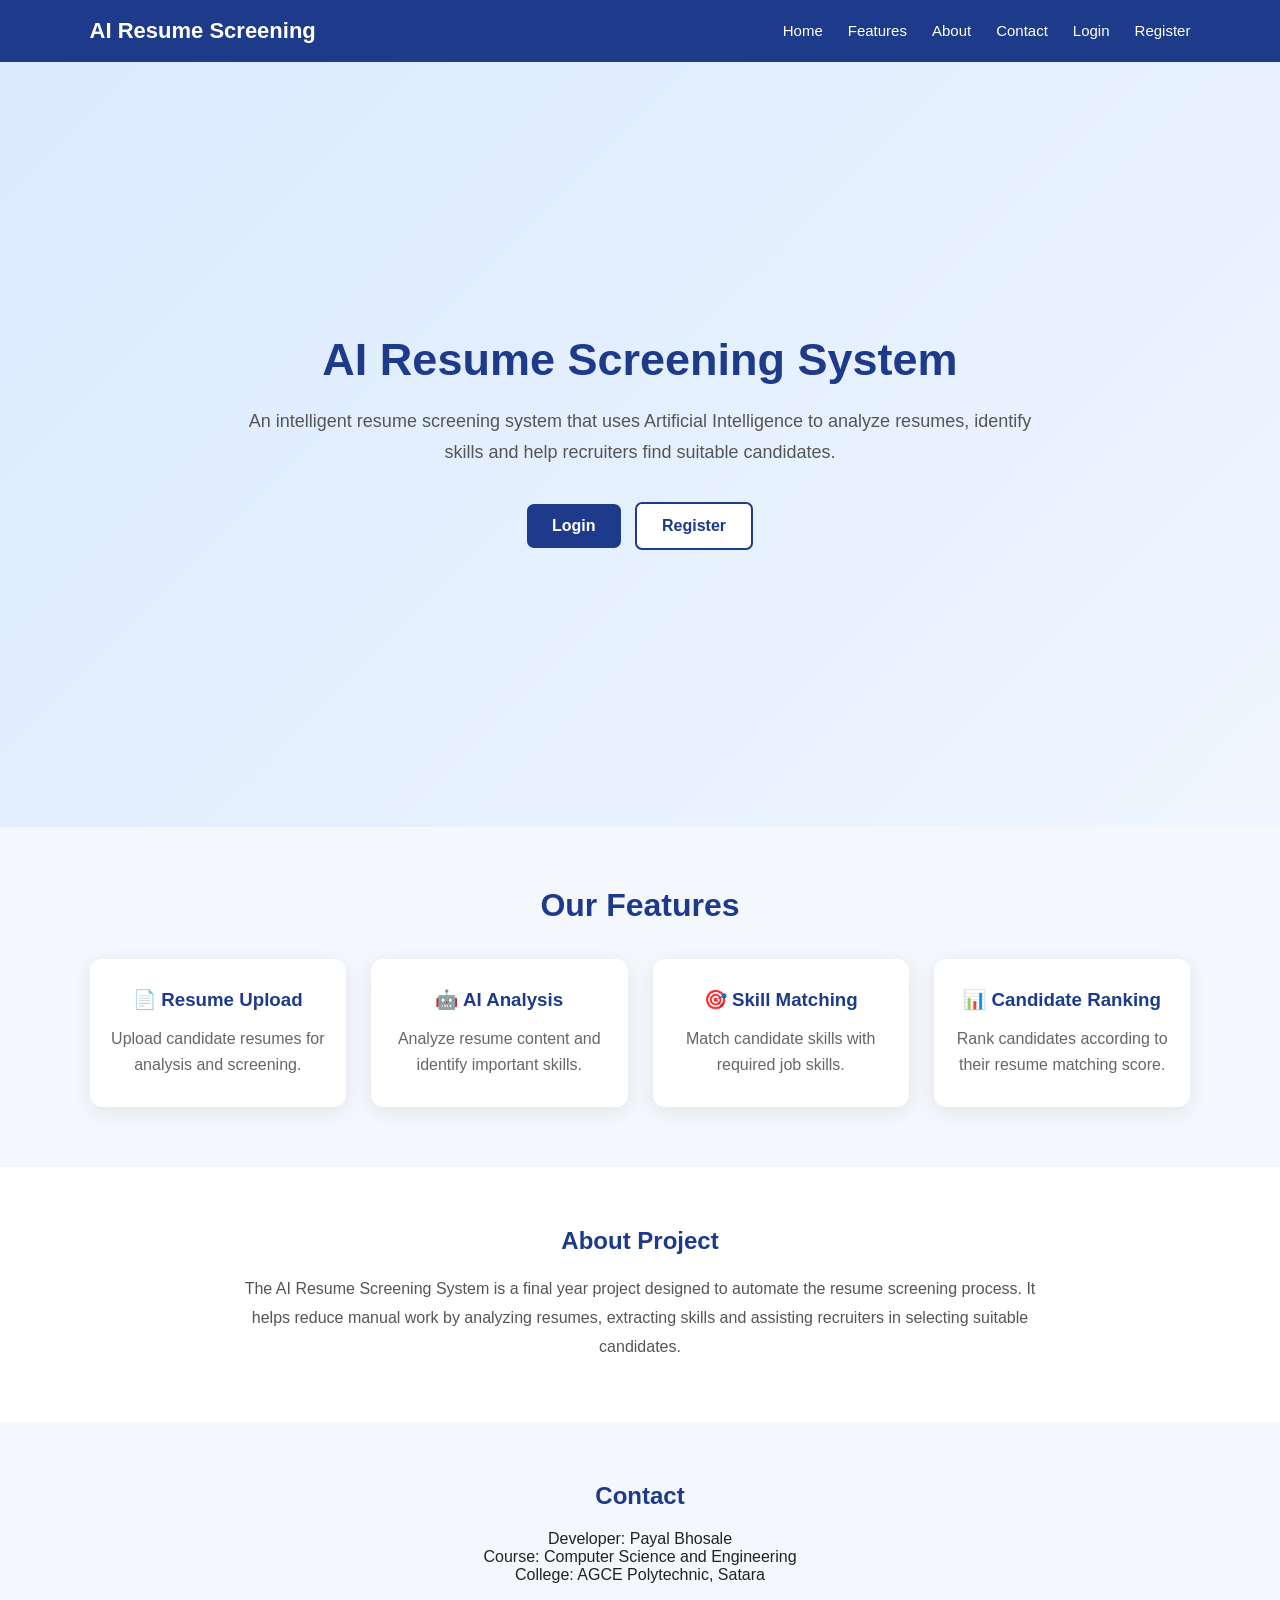
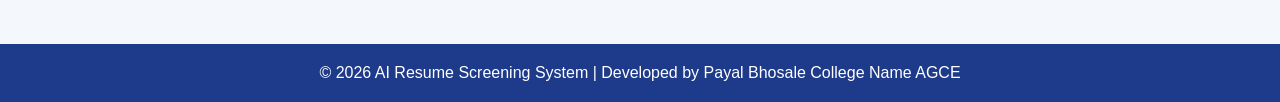
<file: index.html>
<!DOCTYPE html>
<html lang="en">
<head>
    <meta charset="UTF-8">
    <meta name="viewport" content="width=device-width, initial-scale=1.0">

    <title>AI Resume Screening System</title>

    <style>
        * {
            margin: 0;
            padding: 0;
            box-sizing: border-box;
            font-family: Arial, sans-serif;
        }

        body {
            background: #f4f7fb;
            color: #222;
        }

        /* Navbar */
        nav {
            background: #1e3a8a;
            padding: 18px 7%;
            display: flex;
            justify-content: space-between;
            align-items: center;
            color: white;
        }

        nav h2 {
            font-size: 22px;
        }

        nav ul {
            list-style: none;
            display: flex;
            gap: 25px;
        }

        nav ul li a {
            color: white;
            text-decoration: none;
            font-size: 15px;
        }

        nav ul li a:hover {
            text-decoration: underline;
        }

        /* Hero */
        .hero {
            min-height: 85vh;
            display: flex;
            justify-content: center;
            align-items: center;
            text-align: center;
            padding: 30px;
            background: linear-gradient(135deg, #dbeafe, #eff6ff);
        }

        .hero-content {
            max-width: 800px;
        }

        .hero h1 {
            font-size: 45px;
            color: #1e3a8a;
            margin-bottom: 20px;
        }

        .hero p {
            font-size: 18px;
            line-height: 1.7;
            color: #555;
            margin-bottom: 30px;
        }

        .btn {
            display: inline-block;
            padding: 13px 25px;
            margin: 5px;
            border-radius: 7px;
            text-decoration: none;
            font-weight: bold;
        }

        .login-btn {
            background: #1e3a8a;
            color: white;
        }

        .register-btn {
            background: white;
            color: #1e3a8a;
            border: 2px solid #1e3a8a;
        }

        /* Features */
        .features {
            padding: 60px 7%;
            text-align: center;
        }

        .features h2 {
            color: #1e3a8a;
            margin-bottom: 35px;
            font-size: 32px;
        }

        .cards {
            display: grid;
            grid-template-columns: repeat(auto-fit, minmax(220px, 1fr));
            gap: 25px;
        }

        .card {
            background: white;
            padding: 30px 20px;
            border-radius: 12px;
            box-shadow: 0 5px 20px rgba(0,0,0,0.08);
        }

        .card h3 {
            color: #1e3a8a;
            margin-bottom: 15px;
        }

        .card p {
            color: #666;
            line-height: 1.6;
        }

        /* About */
        .about {
            padding: 60px 10%;
            background: white;
            text-align: center;
        }

        .about h2 {
            color: #1e3a8a;
            margin-bottom: 20px;
        }

        .about p {
            max-width: 800px;
            margin: auto;
            line-height: 1.8;
            color: #555;
        }

        /* Contact */
        .contact {
            padding: 60px 10%;
            text-align: center;
        }

        .contact h2 {
            color: #1e3a8a;
            margin-bottom: 20px;
        }

        /* Footer */
        footer {
            background: #1e3a8a;
            color: white;
            text-align: center;
            padding: 20px;
        }

        @media(max-width: 700px) {
            nav {
                flex-direction: column;
                gap: 15px;
            }

            nav ul {
                flex-wrap: wrap;
                justify-content: center;
            }

            .hero h1 {
                font-size: 32px;
            }
        }
    </style>
</head>

<body>

    <!-- Navbar -->
    <nav>
        <h2>AI Resume Screening</h2>

        <ul>
            <li><a href="#home">Home</a></li>
            <li><a href="#features">Features</a></li>
            <li><a href="#about">About</a></li>
            <li><a href="#contact">Contact</a></li>
            <li><a href="login.html">Login</a></li>
            <li><a href="register.html">Register</a></li>
        </ul>
    </nav>

    <!-- Home -->
    <section class="hero" id="home">
        <div class="hero-content">

            <h1>AI Resume Screening System</h1>

            <p>
                An intelligent resume screening system that uses
                Artificial Intelligence to analyze resumes,
                identify skills and help recruiters find suitable candidates.
            </p>

            <a href="login.html" class="btn login-btn">
                Login
            </a>

            <a href="register.html" class="btn register-btn">
                Register
            </a>

        </div>
    </section>

    <!-- Features -->
    <section class="features" id="features">

        <h2>Our Features</h2>

        <div class="cards">

            <div class="card">
                <h3>📄 Resume Upload</h3>
                <p>
                    Upload candidate resumes for analysis and screening.
                </p>
            </div>

            <div class="card">
                <h3>🤖 AI Analysis</h3>
                <p>
                    Analyze resume content and identify important skills.
                </p>
            </div>

            <div class="card">
                <h3>🎯 Skill Matching</h3>
                <p>
                    Match candidate skills with required job skills.
                </p>
            </div>

            <div class="card">
                <h3>📊 Candidate Ranking</h3>
                <p>
                    Rank candidates according to their resume matching score.
                </p>
            </div>

        </div>

    </section>

    <!-- About -->
    <section class="about" id="about">

        <h2>About Project</h2>

        <p>
            The AI Resume Screening System is a final year project
            designed to automate the resume screening process.
            It helps reduce manual work by analyzing resumes,
            extracting skills and assisting recruiters in selecting
            suitable candidates.
        </p>

    </section>

    <!-- Contact -->
    <section class="contact" id="contact">

        <h2>Contact</h2>

        <p>
            Developer: Payal Bhosale
        </p>

        <p>
            Course: Computer Science and Engineering
        </p>

        <p>
            College: AGCE Polytechnic, Satara
        </p>

    </section>

    <!-- Footer -->
    <footer>

        <p>
            © 2026 AI Resume Screening System | Developed by Payal Bhosale
            College Name AGCE 
        </p>

    </footer>

</body>
</html>
</file>
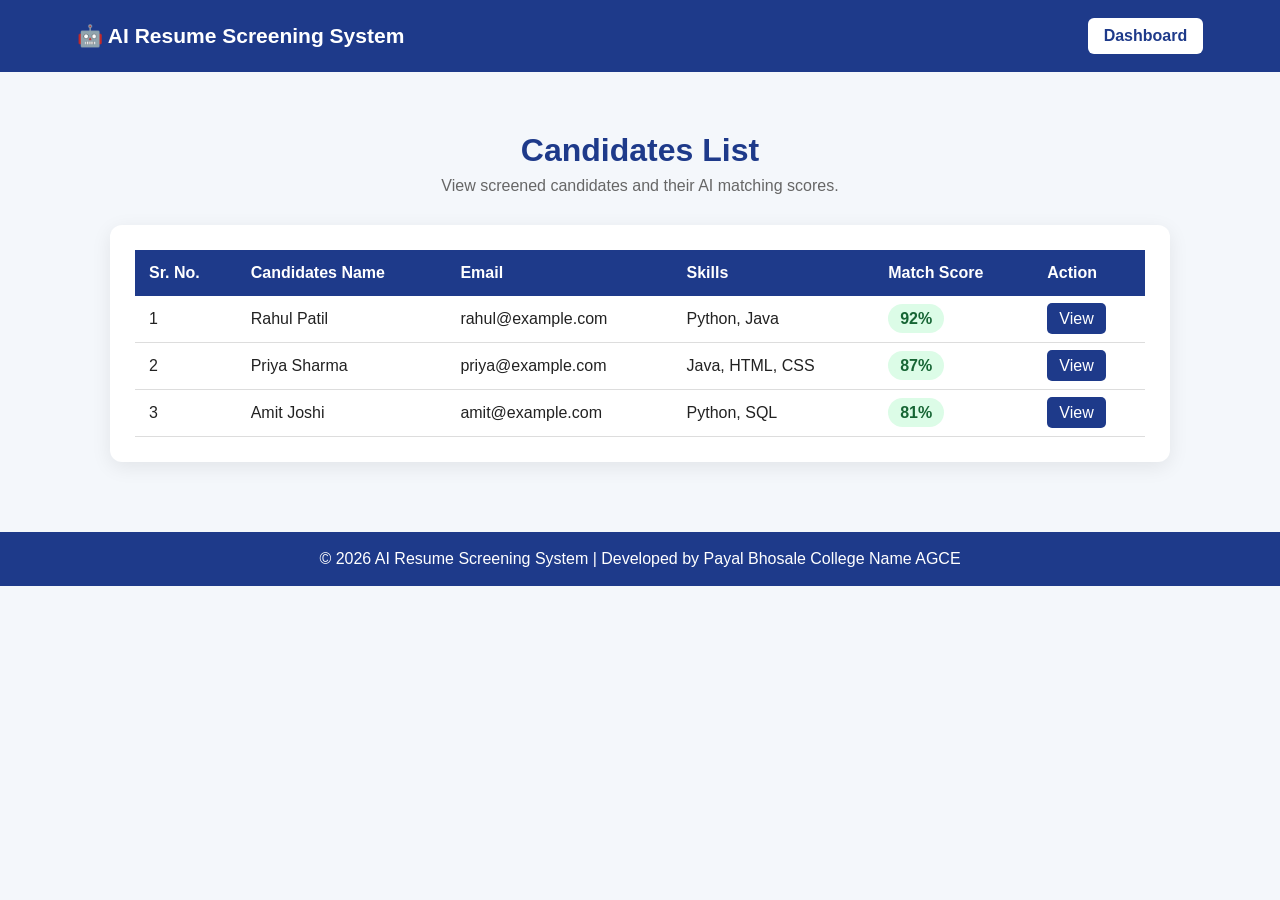
<file: Candidates.html>
<!DOCTYPE html>
<html lang="en">
<head>
    <meta charset="UTF-8">
    <meta name="viewport" content="width=device-width, initial-scale=1.0">

    <title>Candidates | AI Resume Screening System</title>

    <style>
        * {
            margin: 0;
            padding: 0;
            box-sizing: border-box;
            font-family: Arial, sans-serif;
        }

        body {
            background: #f4f7fb;
            color: #222;
        }

        .navbar {
            background: #1e3a8a;
            color: white;
            padding: 18px 6%;
            display: flex;
            justify-content: space-between;
            align-items: center;
        }

        .navbar h2 {
            font-size: 21px;
        }

        .back-btn {
            background: white;
            color: #1e3a8a;
            padding: 9px 16px;
            border-radius: 6px;
            text-decoration: none;
            font-weight: bold;
        }

        .container {
            max-width: 1100px;
            margin: 40px auto;
            padding: 20px;
        }

        .heading {
            text-align: center;
            margin-bottom: 30px;
        }

        .heading h1 {
            color: #1e3a8a;
            margin-bottom: 8px;
        }

        .heading p {
            color: #666;
        }

        .table-box {
            background: white;
            padding: 25px;
            border-radius: 12px;
            box-shadow: 0 5px 20px rgba(0,0,0,0.08);
            overflow-x: auto;
        }

        table {
            width: 100%;
            border-collapse: collapse;
            min-width: 700px;
        }

        th {
            background: #1e3a8a;
            color: white;
            padding: 14px;
            text-align: left;
        }

        td {
            padding: 14px;
            border-bottom: 1px solid #ddd;
        }

        tr:hover {
            background: #f8fafc;
        }

        .score {
            background: #dcfce7;
            color: #166534;
            padding: 6px 12px;
            border-radius: 15px;
            font-weight: bold;
        }

        .view-btn {
            background: #1e3a8a;
            color: white;
            text-decoration: none;
            padding: 7px 12px;
            border-radius: 5px;
        }

        .view-btn:hover {
            background: #2563eb;
        }

        footer {
            margin-top: 50px;
            background: #1e3a8a;
            color: white;
            text-align: center;
            padding: 18px;
        }

        @media (max-width: 600px) {
            .navbar {
                flex-direction: column;
                gap: 15px;
                text-align: center;
            }
        }
    </style>
</head>

<body>

    <!-- Navbar -->
    <div class="navbar">

        <h2>🤖 AI Resume Screening System</h2>

        <a href="/dashboard" class="back-btn">
            Dashboard
        </a>

    </div>


    <!-- Main -->
    <div class="container">

        <div class="heading">

            <h1>Candidates List</h1>

            <p>
                View screened candidates and their AI matching scores.
            </p>

        </div>


        <div class="table-box">

            <table>

                <thead>

                    <tr>
                        <th>Sr. No.</th>
                        <th>Candidates Name</th>
                        <th>Email</th>
                        <th>Skills</th>
                        <th>Match Score</th>
                        <th>Action</th>
                    </tr>

                </thead>

                <tbody>

                    <tr>
                        <td>1</td>
                        <td>Rahul Patil</td>
                        <td>rahul@example.com</td>
                        <td>Python, Java</td>
                        <td>
                            <span class="score">92%</span>
                        </td>
                        <td>
                            <a href="/result" class="view-btn">
                                View
                            </a>
                        </td>
                    </tr>

                    <tr>
                        <td>2</td>
                        <td>Priya Sharma</td>
                        <td>priya@example.com</td>
                        <td>Java, HTML, CSS</td>
                        <td>
                            <span class="score">87%</span>
                        </td>
                        <td>
                            <a href="result.html" class="view-btn">
                                View
                            </a>
                        </td>
                    </tr>

                    <tr>
                        <td>3</td>
                        <td>Amit Joshi</td>
                        <td>amit@example.com</td>
                        <td>Python, SQL</td>
                        <td>
                            <span class="score">81%</span>
                        </td>
                        <td>
                            <a href="result.html" class="view-btn">
                                View
                            </a>
                        </td>
                    </tr>

                </tbody>

            </table>

        </div>

    </div>


    <!-- Footer -->
    <footer>

        <p>
            © 2026 AI Resume Screening System |
            Developed by Payal Bhosale
            College Name AGCE
        </p>

    </footer>

</body>
  </html>
</file>
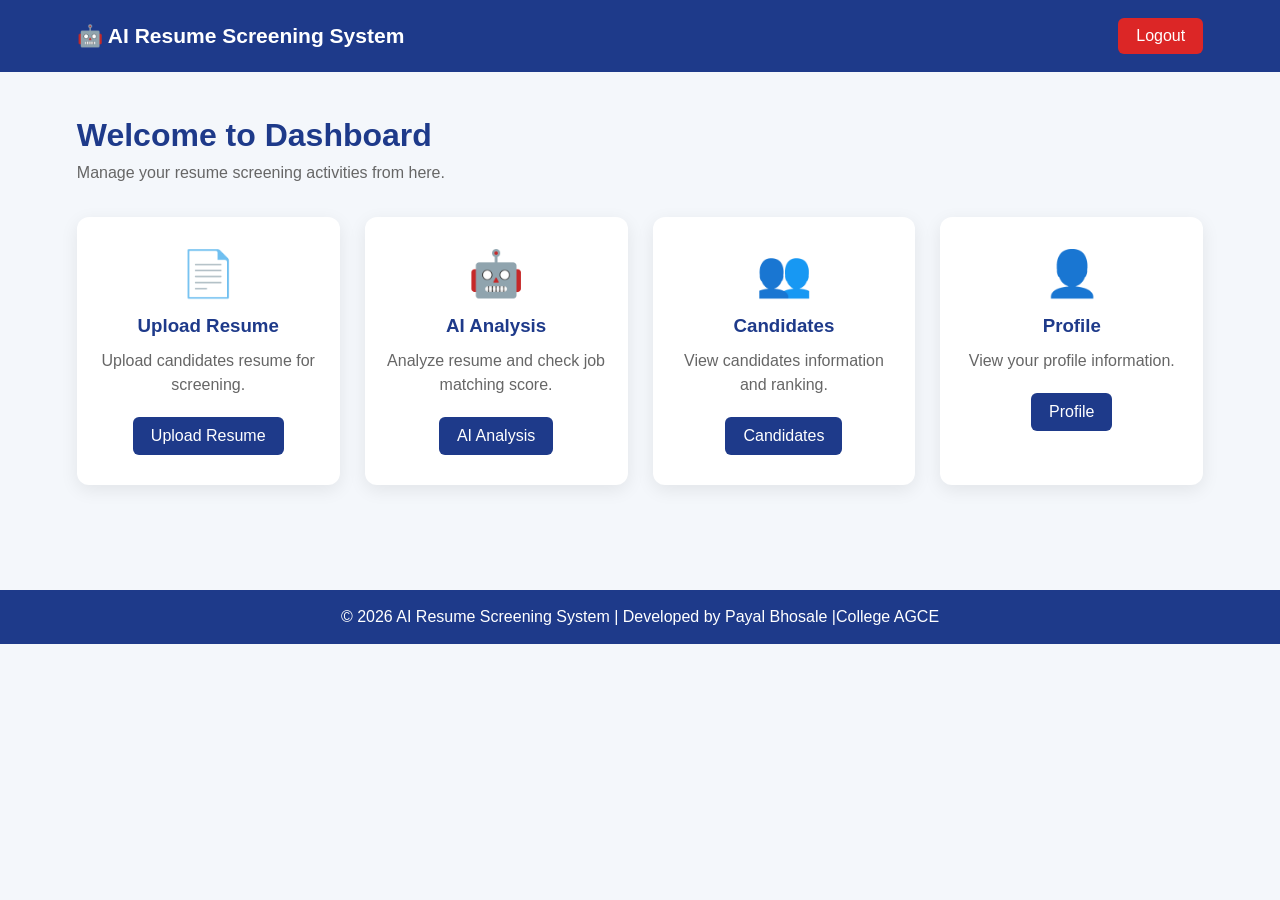
<file: dashboard.html>
<!DOCTYPE html>
<html lang="en">
<head>
    <meta charset="UTF-8">
    <meta name="viewport" content="width=device-width, initial-scale=1.0">

    <title>Dashboard - AI Resume Screening System</title>

    <style>
        * {
            margin: 0;
            padding: 0;
            box-sizing: border-box;
            font-family: Arial, sans-serif;
        }

        body {
            background: #f4f7fb;
            color: #222;
        }

        /* Navbar */
        .navbar {
            background: #1e3a8a;
            color: white;
            padding: 18px 6%;
            display: flex;
            justify-content: space-between;
            align-items: center;
        }

        .navbar h2 {
            font-size: 21px;
        }

        .logout {
            background: #dc2626;
            color: white;
            text-decoration: none;
            padding: 9px 18px;
            border-radius: 6px;
        }

        /* Main */
        .container {
            padding: 45px 6%;
        }

        .welcome {
            margin-bottom: 35px;
        }

        .welcome h1 {
            color: #1e3a8a;
            margin-bottom: 10px;
        }

        .welcome p {
            color: #666;
        }

        /* Cards */
        .cards {
            display: grid;
            grid-template-columns: repeat(auto-fit, minmax(220px, 1fr));
            gap: 25px;
        }

        .card {
            background: white;
            padding: 30px 20px;
            text-align: center;
            border-radius: 12px;
            box-shadow: 0 5px 18px rgba(0,0,0,0.08);
        }

        .icon {
            font-size: 45px;
            margin-bottom: 15px;
        }

        .card h3 {
            color: #1e3a8a;
            margin-bottom: 12px;
        }

        .card p {
            color: #666;
            line-height: 1.5;
            margin-bottom: 20px;
        }

        .btn {
            display: inline-block;
            background: #1e3a8a;
            color: white;
            text-decoration: none;
            padding: 10px 18px;
            border-radius: 6px;
        }

        .btn:hover {
            background: #2563eb;
        }

        /* Footer */
        footer {
            margin-top: 60px;
            background: #1e3a8a;
            color: white;
            text-align: center;
            padding: 18px;
        }

        /* Mobile */
        @media (max-width: 600px) {

            .navbar {
                flex-direction: column;
                gap: 15px;
                text-align: center;
            }

            .container {
                padding: 30px 5%;
            }
        }
    </style>
</head>

<body>

    <!-- Navbar -->
    <div class="navbar">

        <h2>🤖 AI Resume Screening System</h2>

        <a href="index.html" class="logout">
            Logout
        </a>

    </div>


    <!-- Dashboard -->
    <div class="container">

        <div class="welcome">

            <h1>Welcome to Dashboard</h1>

            <p>
                Manage your resume screening activities from here.
            </p>

        </div>


        <div class="cards">

            <!-- Resume Upload -->
            <div class="card">

                <div class="icon">📄</div>

                <h3>Upload Resume</h3>

                <p>
                    Upload candidates resume for screening.
                </p>

                <a href="upload_resume.html" class="btn">
                    Upload Resume
                </a>

            </div>


            <!-- AI Analysis -->
            <div class="card">

                <div class="icon">🤖</div>

                <h3>AI Analysis</h3>

                <p>
                    Analyze resume and check job matching score.
                </p>

                <a href="result.html" class="btn">
                    AI Analysis
                </a>

            </div>


            <!-- Candidates -->
            <div class="card">

                <div class="icon">👥</div>

                <h3>Candidates</h3>

                <p>
                    View candidates information and ranking.
                </p>

                <a href="candidates.html" class="btn">
                    Candidates
                </a>

            </div>


            <!-- Profile -->
            <div class="card">

                <div class="icon">👤</div>

                <h3>Profile</h3>

                <p>
                    View your profile information.
                </p>

                <a href="profile.html" class="btn">
                    Profile
                </a>

            </div>

        </div>

    </div>


    <!-- Footer -->
    <footer>

        <p>
            © 2026 AI Resume Screening System
            | Developed by Payal Bhosale
            |College AGCE
        </p>

    </footer>

</body>
</html>
</file>
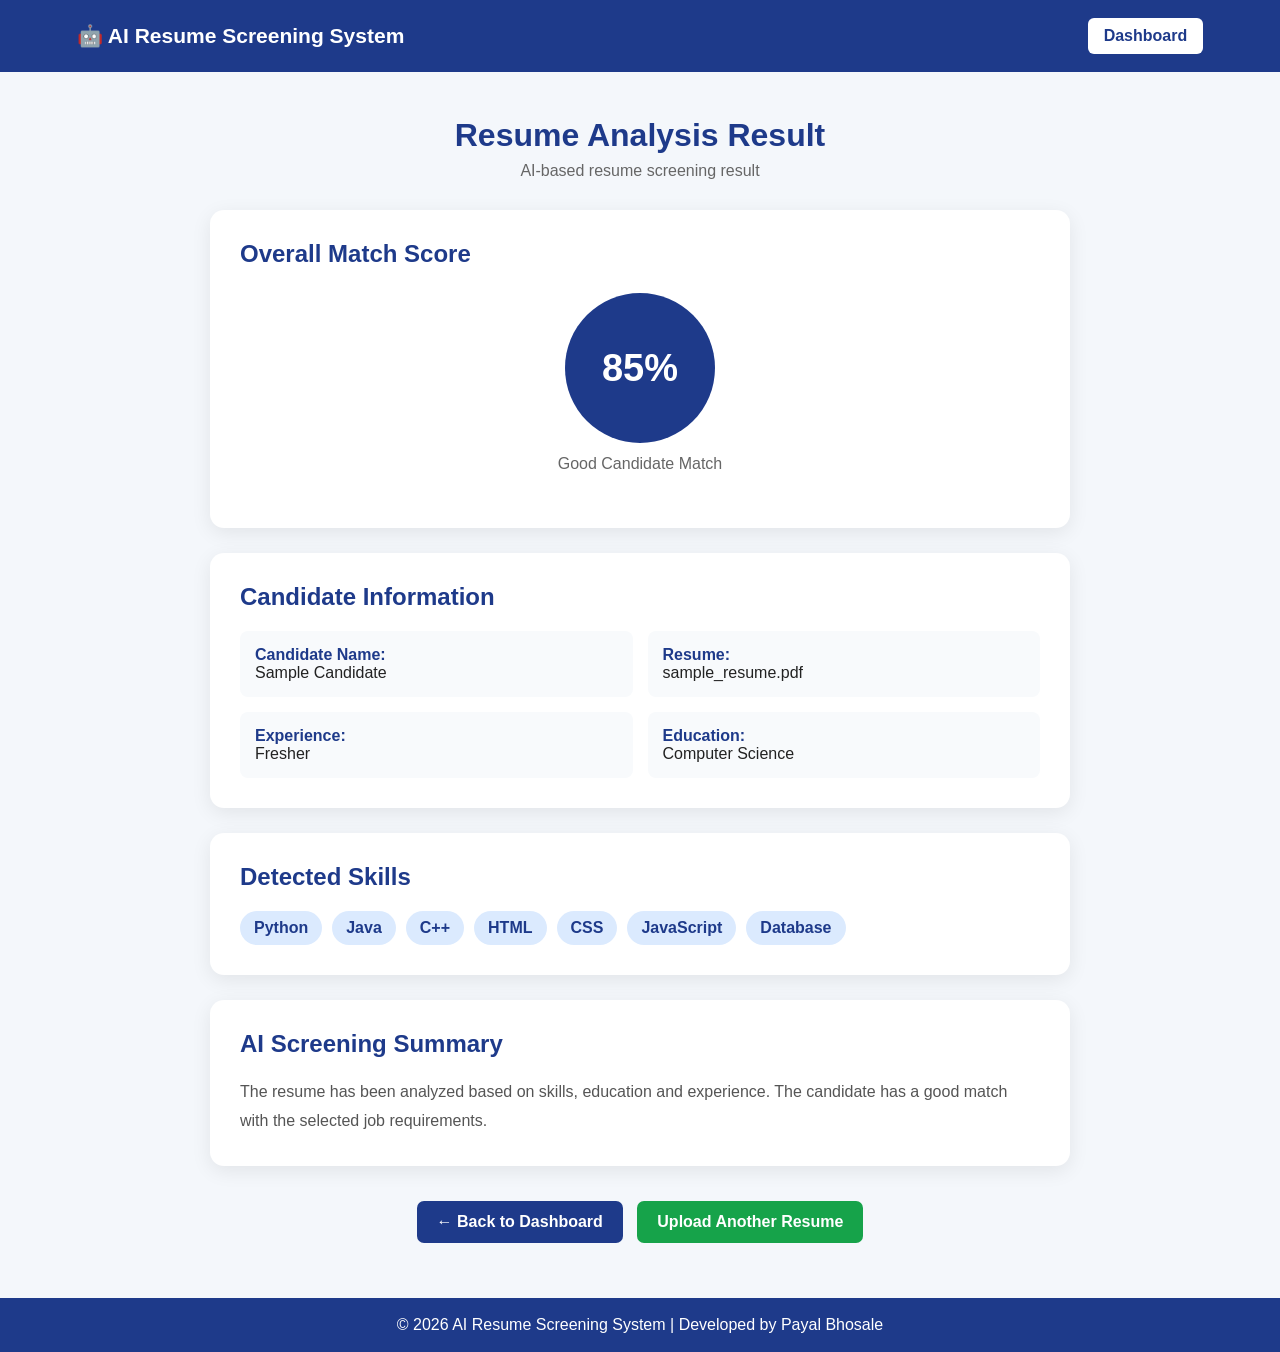
<file: result.html>
<!DOCTYPE html>
<html lang="en">
<head>
    <meta charset="UTF-8">
    <meta name="viewport" content="width=device-width, initial-scale=1.0">

    <title>Analysis Result - AI Resume Screening System</title>

    <style>
        * {
            margin: 0;
            padding: 0;
            box-sizing: border-box;
            font-family: Arial, sans-serif;
        }

        body {
            background: #f4f7fb;
            color: #222;
        }

        /* Navbar */
        .navbar {
            background: #1e3a8a;
            color: white;
            padding: 18px 6%;
            display: flex;
            justify-content: space-between;
            align-items: center;
        }

        .navbar h2 {
            font-size: 21px;
        }

        .back {
            background: white;
            color: #1e3a8a;
            padding: 9px 16px;
            border-radius: 6px;
            text-decoration: none;
            font-weight: bold;
        }

        /* Main */
        .container {
            max-width: 900px;
            margin: 45px auto;
            padding: 0 20px;
        }

        .title {
            text-align: center;
            margin-bottom: 30px;
        }

        .title h1 {
            color: #1e3a8a;
            margin-bottom: 8px;
        }

        .title p {
            color: #666;
        }

        /* Result Box */
        .result-box {
            background: white;
            padding: 30px;
            border-radius: 14px;
            box-shadow: 0 5px 20px rgba(0,0,0,0.08);
            margin-bottom: 25px;
        }

        .result-box h2 {
            color: #1e3a8a;
            margin-bottom: 20px;
        }

        /* Score */
        .score {
            text-align: center;
            margin: 25px 0;
        }

        .score-circle {
            width: 150px;
            height: 150px;
            border-radius: 50%;
            background: #1e3a8a;
            color: white;
            display: flex;
            align-items: center;
            justify-content: center;
            margin: auto;
            font-size: 38px;
            font-weight: bold;
        }

        .score p {
            margin-top: 12px;
            color: #666;
        }

        /* Skills */
        .skills {
            display: flex;
            flex-wrap: wrap;
            gap: 10px;
        }

        .skill {
            background: #dbeafe;
            color: #1e3a8a;
            padding: 8px 14px;
            border-radius: 20px;
            font-weight: bold;
        }

        /* Details */
        .details {
            display: grid;
            grid-template-columns: 1fr 1fr;
            gap: 15px;
        }

        .detail {
            background: #f8fafc;
            padding: 15px;
            border-radius: 8px;
        }

        .detail strong {
            color: #1e3a8a;
        }

        /* Buttons */
        .actions {
            text-align: center;
            margin-top: 30px;
        }

        .btn {
            display: inline-block;
            padding: 12px 20px;
            margin: 5px;
            border-radius: 7px;
            text-decoration: none;
            font-weight: bold;
        }

        .dashboard {
            background: #1e3a8a;
            color: white;
        }

        .upload {
            background: #16a34a;
            color: white;
        }

        /* Footer */
        footer {
            margin-top: 50px;
            background: #1e3a8a;
            color: white;
            text-align: center;
            padding: 18px;
        }

        @media(max-width: 600px) {

            .navbar {
                flex-direction: column;
                gap: 15px;
                text-align: center;
            }

            .details {
                grid-template-columns: 1fr;
            }

            .result-box {
                padding: 20px;
            }
        }
    </style>
</head>

<body>

    <!-- Navbar -->
    <div class="navbar">

        <h2>🤖 AI Resume Screening System</h2>

        <a href="dashboard.html" class="back">
            Dashboard
        </a>

    </div>


    <!-- Main -->
    <div class="container">

        <div class="title">

            <h1>Resume Analysis Result</h1>

            <p>
                AI-based resume screening result
            </p>

        </div>


        <!-- Score -->
        <div class="result-box">

            <h2>Overall Match Score</h2>

            <div class="score">

                <div class="score-circle">
                    85%
                </div>

                <p>
                    Good Candidate Match
                </p>

            </div>

        </div>


        <!-- Candidate Information -->
        <div class="result-box">

            <h2>Candidate Information</h2>

            <div class="details">

                <div class="detail">
                    <strong>Candidate Name:</strong><br>
                    Sample Candidate
                </div>

                <div class="detail">
                    <strong>Resume:</strong><br>
                    sample_resume.pdf
                </div>

                <div class="detail">
                    <strong>Experience:</strong><br>
                    Fresher
                </div>

                <div class="detail">
                    <strong>Education:</strong><br>
                    Computer Science
                </div>

            </div>

        </div>


        <!-- Skills -->
        <div class="result-box">

            <h2>Detected Skills</h2>

            <div class="skills">

                <span class="skill">Python</span>
                <span class="skill">Java</span>
                <span class="skill">C++</span>
                <span class="skill">HTML</span>
                <span class="skill">CSS</span>
                <span class="skill">JavaScript</span>
                <span class="skill">Database</span>

            </div>

        </div>


        <!-- Result Summary -->
        <div class="result-box">

            <h2>AI Screening Summary</h2>

            <p style="line-height:1.8;color:#555;">

                The resume has been analyzed based on skills,
                education and experience. The candidate has a good
                match with the selected job requirements.

            </p>

        </div>


        <!-- Buttons -->
        <div class="actions">

            <a href="dashboard.html" class="btn dashboard">
                ← Back to Dashboard
            </a>

            <a href="upload.html" class="btn upload">
                Upload Another Resume
            </a>

        </div>

    </div>


    <!-- Footer -->
    <footer>

        <p>
            © 2026 AI Resume Screening System
            | Developed by Payal Bhosale
        </p>

    </footer>

</body>
</html>
</file>
